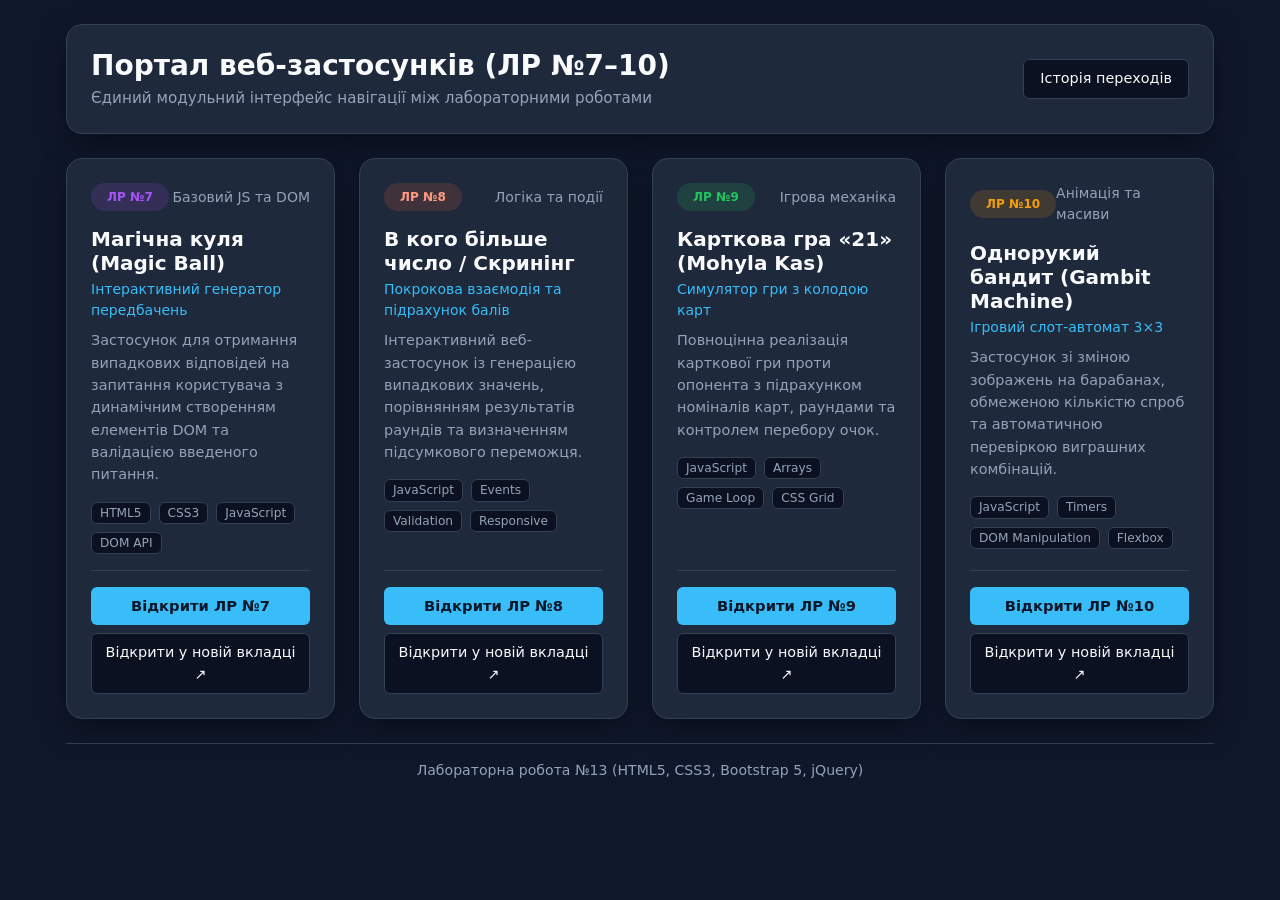
<file: Bridge_of_Apps/index.html>
<!DOCTYPE html>
<html lang="uk">
<head>
    <meta charset="UTF-8">
    <meta name="viewport" content="width=device-width, initial-scale=1.0">
    <title>Навігаційний портал застосунків (ЛР №7–10)</title>
    <link rel="stylesheet" href="css/style.css">
    <script src="https://code.jquery.com/jquery-3.7.1.min.js"></script>
    <script type="module" src="js/script.js" defer></script>
</head>
<body>
    <div class="container-xl portal-wrapper d-flex flex-column gap-4 py-4 px-3">
        <header class="portal-header d-flex flex-column flex-md-row justify-content-between align-items-start align-items-md-center gap-3 p-4 rounded-4">
            <div class="brand-block">
                <h1 class="h3 fw-bold mb-1">Портал веб-застосунків (ЛР №7–10)</h1>
                <p class="brand-subtitle mb-0">Єдиний модульний інтерфейс навігації між лабораторними роботами</p>
            </div>

            <div class="header-actions d-flex align-items-center gap-2">
                <button type="button" id="open-history-btn" class="btn btn-portal-secondary px-3 py-2">
                    Історія переходів
                </button>
            </div>
        </header>

        <div id="main-menu-view" class="main-menu-view">
            <div id="status-banner" class="alert access-banner mb-3" role="status"></div>

            <main class="catalog-section">
                <div id="labs-grid" class="row g-4"></div>
            </main>
        </div>

        <section id="lab-viewer-section" class="lab-viewer-section rounded-4 overflow-hidden" aria-label="Перегляд застосунку">
            <div class="viewer-toolbar d-flex flex-column flex-lg-row justify-content-between align-items-stretch align-items-lg-center gap-3 p-3 px-md-4">
                <div class="viewer-left d-flex flex-column flex-sm-row align-items-stretch align-items-sm-center justify-content-between gap-3">
                    <button type="button" id="back-to-menu-btn" class="btn btn-portal-secondary px-3 py-2">
                        &larr; До головного меню
                    </button>
                    <div class="viewer-title-group d-flex align-items-center gap-2">
                        <span id="viewer-lab-badge" class="badge rounded-pill px-3 py-2 lab-badge lab-7">ЛР №7</span>
                        <h2 id="viewer-lab-title" class="viewer-title h5 fw-bold mb-0">Назва застосунку</h2>
                    </div>
                </div>

                <div class="viewer-right d-flex flex-column flex-sm-row align-items-stretch align-items-sm-center justify-content-between gap-3">
                    <div class="viewer-switch-group d-flex flex-wrap gap-2" role="group" aria-label="Швидке перемикання робіт">
                        <button type="button" class="btn viewer-switch-btn" data-lab-id="lab7">ЛР 7</button>
                        <button type="button" class="btn viewer-switch-btn" data-lab-id="lab8">ЛР 8</button>
                        <button type="button" class="btn viewer-switch-btn" data-lab-id="lab9">ЛР 9</button>
                        <button type="button" class="btn viewer-switch-btn" data-lab-id="lab10">ЛР 10</button>
                    </div>
                    <a
                        id="viewer-external-link"
                        href="#"
                        target="_blank"
                        rel="noopener noreferrer"
                        class="btn btn-portal-primary fw-semibold px-3 py-2"
                    >
                        У новій вкладці &#8599;
                    </a>
                </div>
            </div>

            <div class="iframe-container w-100">
                <iframe
                    id="lab-iframe"
                    class="lab-iframe w-100 h-100 border-0 d-block"
                    src="about:blank"
                    title="Вбудований перегляд лабораторної роботи"
                ></iframe>
            </div>
        </section>

        <footer class="portal-footer text-center pt-3 pb-2">
            <p class="mb-0">Лабораторна робота №13 (HTML5, CSS3, Bootstrap 5, jQuery)</p>
        </footer>
    </div>

    <div id="history-modal" class="modal-overlay p-3" role="dialog" aria-modal="true" aria-labelledby="history-modal-title">
        <div class="modal-window rounded-4 p-4 mx-auto my-4">
            <div class="modal-header-bar d-flex justify-content-between align-items-center pb-3 mb-3">
                <h2 id="history-modal-title" class="modal-title h5 fw-bold mb-0">Історія переходів до застосунків</h2>
                <button type="button" id="close-history-btn" class="btn-close-modal bg-transparent border-0" aria-label="Закрити">&times;</button>
            </div>
            <div class="table-responsive history-table-wrap rounded-3">
                <table class="table table-dark table-hover align-middle mb-0 portal-table">
                    <thead>
                        <tr>
                            <th scope="col" class="px-3 py-2">Час</th>
                            <th scope="col" class="px-3 py-2">Застосунок</th>
                            <th scope="col" class="px-3 py-2">URL</th>
                        </tr>
                    </thead>
                    <tbody id="history-table-body"></tbody>
                </table>
            </div>
        </div>
    </div>
</body>
</html>
</file>
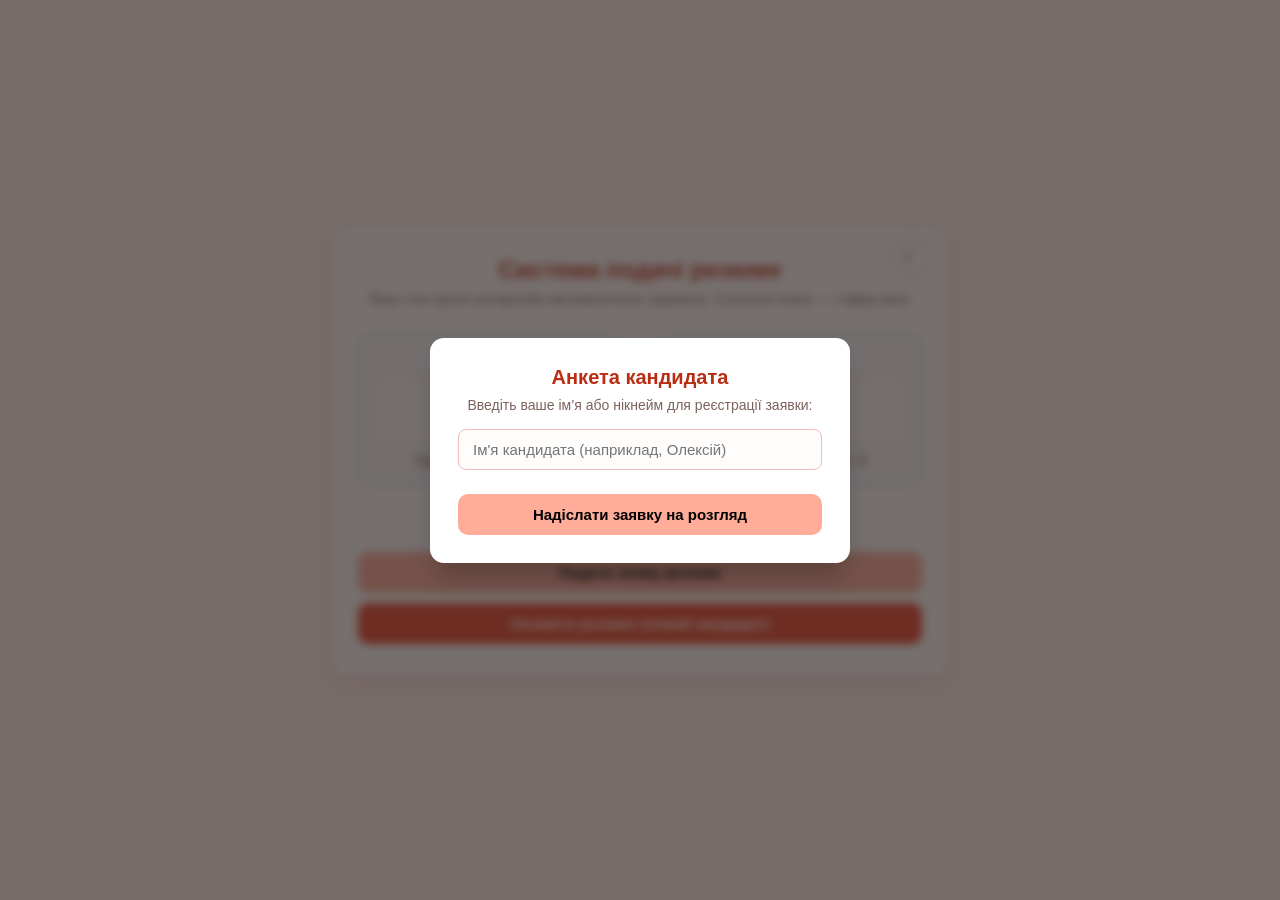
<file: burnoutScreening/index.html>
<!DOCTYPE html>
<html lang="uk">
<head>
    <meta charset="UTF-8">
    <meta name="viewport" content="width=device-width, initial-scale=1.0">
    <title>Гра «Більше число»</title>
    <link rel="stylesheet" href="css/style.css">
    <script type="module" src="js/script.js" defer></script>
</head>
<body>
    <div class="game-card">
        <button class="theme-toggle-btn" id="themeToggleBtn" title="Змінити тему">&#9790;</button>

        <h1>Система подачі резюме</h1>
        <p class="subtitle">Ваш стек проти алгоритмів автоматичного скринінгу. 3 успішні етапи — і офер ваш!</p>

        <div class="battle-arena">
            <div class="player-card" id="userCard">
                <div class="player-name" id="userNameLabel">Кандидат</div>
                <div class="number-box" id="userNumber">?</div>
                <div class="score">Пройдено етапів: <span id="userScore">0</span> / 3</div>
            </div>

            <div class="vs-badge">VS</div>

            <div class="player-card" id="compCard">
                <div class="player-name">ШІ-Рекрутер</div>
                <div class="number-box" id="compNumber">?</div>
                <div class="score">Відхилено етапів: <span id="compScore">0</span> / 3</div>
            </div>
        </div>

        <div class="round-message" id="statusMessage">Очікування завантаження резюме...</div>

        <button class="btn" id="generateBtn">Подати знову резюме</button>
        <button class="btn btn-restart" id="restartBtn">Податись на іншу вакансію</button>
        <button class="btn btn-reset" id="resetBtn">Оновити резюме (новий кандидат)</button>
    </div>

    <div class="modal-overlay" id="nameModal">
        <div class="modal-box">
            <h2>Анкета кандидата</h2>
            <p>Введіть ваше ім’я або нікнейм для реєстрації заявки:</p>
            <div class="input-group">
                <input type="text" id="nameInput" placeholder="Ім'я кандидата (наприклад, Олексій)" maxlength="20">
                <div class="error-message" id="nameError"></div>
            </div>
            <button class="btn" id="startBtn">Надіслати заявку на розгляд</button>
        </div>
    </div>
</body>
</html>
</file>
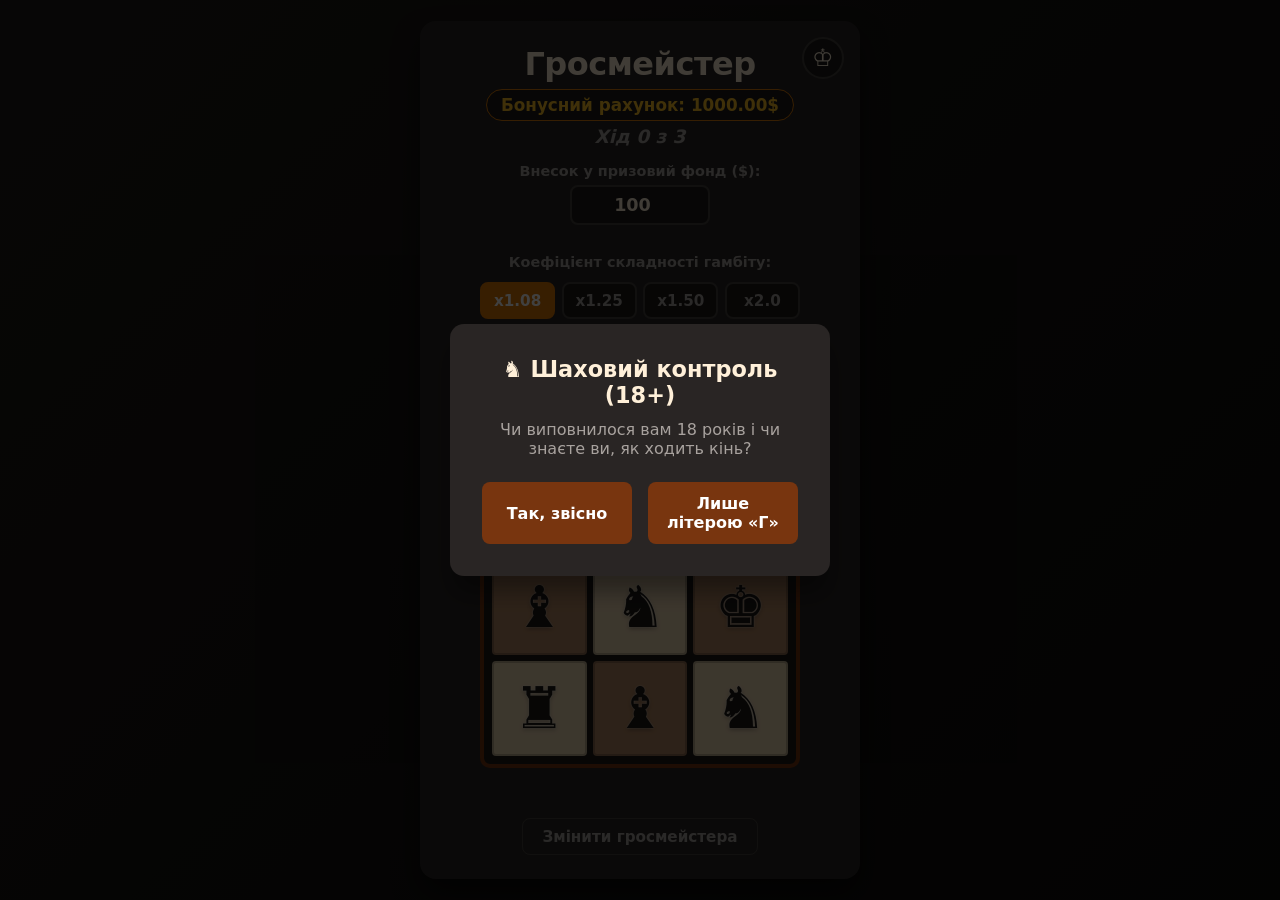
<file: Gambit_Machine/index.html>
<!DOCTYPE html>
<html lang="uk" data-theme="dark">
<head>
  <meta charset="UTF-8">
  <meta name="viewport" content="width=device-width, initial-scale=1.0">
  <title>Гамбіт машина</title>
  <link rel="stylesheet" href="css/style.css">
  <script type="module" src="js/script.js" defer></script>
</head>
<body>
  <main class="casino-container">
    <button id="theme-toggle" class="btn-theme-toggle" aria-label="Змінити тему" title="Змінити тему">♔</button>

    <header class="casino-header">
      <h1 id="user-display" class="user-title">Гросмейстер</h1>
      <div class="balance-badge">
        Бонусний рахунок: <span id="balance-display">1000.00</span>$
      </div>
      <p id="attempts-display" class="attempts-text">Хід 0 з 3</p>
    </header>

    <section class="bet-section">
      <label for="bet-input" class="bet-label">Внесок у призовий фонд ($):</label>
      <input type="number" id="bet-input" class="bet-input" value="100" min="1" step="10">
      <div id="bet-feedback" class="bet-feedback" aria-live="polite"></div>

      <div class="multiplier-block">
        <span class="bet-label">Коефіцієнт складності гамбіту:</span>
        <div id="multiplier-group" class="multiplier-group" role="group" aria-label="Вибір коефіцієнта"></div>
        <div class="odds-panel">
          <span id="odds-display" class="odds-badge"></span>
          <span id="payout-display" class="payout-badge"></span>
        </div>
      </div>
    </section>

    <section class="controls-section">
      <button id="gambling-btn" class="btn btn-gambling">Розіграти гамбіт</button>
      <button id="restart-btn" class="btn btn-restart hidden">Нова партія</button>
    </section>

    <div class="slot-machine" id="slot-grid">
      <div class="reel-column" data-col="0">
        <div class="slot-cell" data-row="0"></div>
        <div class="slot-cell" data-row="1"></div>
        <div class="slot-cell" data-row="2"></div>
      </div>
      <div class="reel-column" data-col="1">
        <div class="slot-cell" data-row="0"></div>
        <div class="slot-cell" data-row="1"></div>
        <div class="slot-cell" data-row="2"></div>
      </div>
      <div class="reel-column" data-col="2">
        <div class="slot-cell" data-row="0"></div>
        <div class="slot-cell" data-row="1"></div>
        <div class="slot-cell" data-row="2"></div>
      </div>
    </div>

    <div id="game-status" class="game-status" aria-live="polite"></div>

    <button type="button" id="change-name-btn" class="btn btn-change-name">Змінити гросмейстера</button>
  </main>

  <div id="modal-age" class="modal-backdrop active">
    <div class="modal-card">
      <h2 class="modal-title">♞ Шаховий контроль (18+)</h2>
      <p class="modal-text">Чи виповнилося вам 18 років і чи знаєте ви, як ходить кінь?</p>
      <div class="modal-buttons">
        <button type="button" id="age-yes-btn-1" class="btn btn-modal">Так, звісно</button>
        <button type="button" id="age-yes-btn-2" class="btn btn-modal">Лише літерою «Г»</button>
      </div>
    </div>
  </div>

  <div id="modal-name" class="modal-backdrop">
    <div class="modal-card">
      <h2 class="modal-title">♔ Реєстрація гросмейстера</h2>
      <p class="modal-text">Введіть ваше ім’я для початку партії:</p>
      <form id="name-form" class="modal-form" novalidate>
        <div class="input-group">
          <input type="text" id="player-name-input" class="modal-input" placeholder="Напр. Магнус" maxlength="20" aria-label="Ім'я гравця">
          <span id="name-error" class="error-msg"></span>
        </div>
        <button type="submit" class="btn btn-modal">Сісти за дошку</button>
      </form>
    </div>
  </div>

  <div id="modal-troll" class="modal-backdrop">
    <div class="modal-card troll-card">
      <button type="button" id="troll-close-btn" class="modal-close" aria-label="Закрити">&times;</button>
      <div class="troll-badge">♛ ЖЕРТВА ФЕРЗЯ ОКУПИЛАСЯ!</div>
      <div class="troll-text-container">
        <span class="troll-amount"></span>
      </div>
      <p class="troll-hint">(Наведіть курсор або торкніться, щоб забрати премію FIDE)</p>
    </div>
  </div>
</body>
</html>
</file>
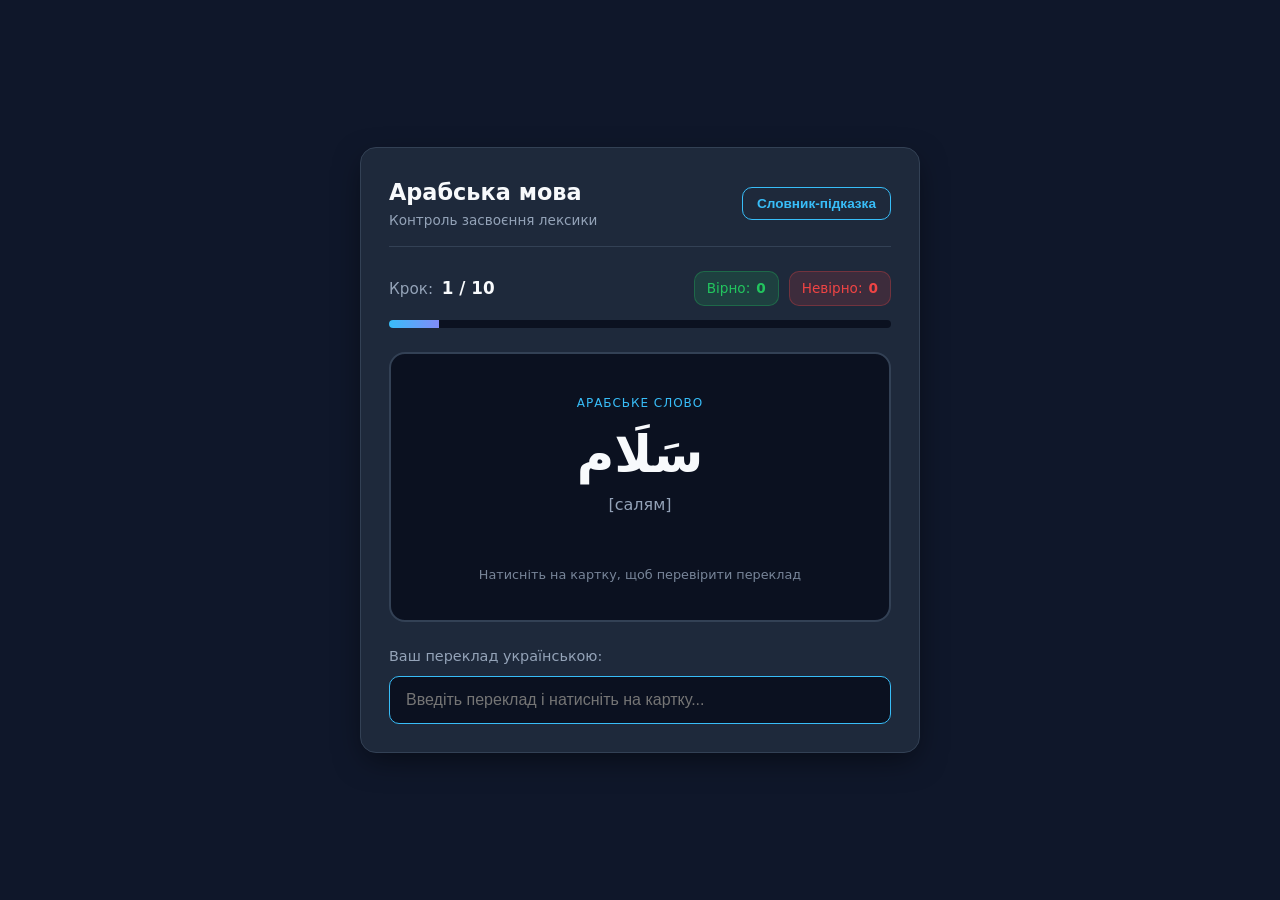
<file: Language_Learner/index.html>
<!DOCTYPE html>
<html lang="uk">
<head>
    <meta charset="UTF-8">
    <meta name="viewport" content="width=device-width, initial-scale=1.0">
    <title>Вивчення арабської мови — jQuery</title>
    <link rel="stylesheet" href="css/style.css">
    <script src="https://code.jquery.com/jquery-3.7.1.min.js"></script>
    <script type="module" src="js/script.js" defer></script>
</head>
<body>
    <div class="app-container">
        <header class="app-header">
            <div class="brand">
                <h1>Арабська мова</h1>
                <p class="subtitle">Контроль засвоєння лексики</p>
            </div>
            <button type="button" id="open-dict-btn" class="btn-secondary">
                Словник-підказка
            </button>
        </header>

        <section class="status-panel">
            <div class="step-box">
                <span>Крок:</span>
                <strong><span id="current-step">1</span> / <span id="total-steps">10</span></strong>
            </div>

            <div class="score-group">
                <div class="score-badge score-correct">
                    <span>Вірно:</span>
                    <strong id="correct-count">0</strong>
                </div>
                <div class="score-badge score-wrong">
                    <span>Невірно:</span>
                    <strong id="wrong-count">0</strong>
                </div>
            </div>
        </section>

        <div class="progress-track">
            <div id="progress-bar" class="progress-fill"></div>
        </div>

        <main class="workspace">
            <div id="flashcard" class="flashcard" role="button" tabindex="0" title="Натисніть для перевірки перекладу">
                <span class="card-badge">Арабське слово</span>
                <div id="arabic-word" class="arabic-text" dir="rtl">...</div>
                <div id="word-transcription" class="transcription-text">[...]</div>
                <div id="card-feedback" class="card-feedback"></div>
                <span class="card-hint">Натисніть на картку, щоб перевірити переклад</span>
            </div>

            <div class="input-section">
                <label for="translation-input" class="input-label">Ваш переклад українською:</label>
                <input 
                    type="text" 
                    id="translation-input" 
                    class="text-input" 
                    placeholder="Введіть переклад і натисніть на картку..." 
                    autocomplete="off"
                >
                <div id="validation-error" class="error-message"></div>
            </div>
        </main>
    </div>

    <div id="result-modal" class="modal-overlay">
        <div class="modal-window">
            <h2 class="modal-title">Результат тестування</h2>
            <div id="level-badge" class="level-badge">A1</div>
            <h3 id="level-title" class="level-title">Початковий рівень</h3>
            <p id="level-desc" class="level-desc"></p>

            <div class="modal-stats">
                <div class="stat-item stat-correct">
                    <span>Вірно</span>
                    <strong id="modal-correct">0</strong>
                </div>
                <div class="stat-item stat-wrong">
                    <span>Невірно</span>
                    <strong id="modal-wrong">0</strong>
                </div>
                <div class="stat-item stat-accuracy">
                    <span>Точність</span>
                    <strong id="modal-accuracy">0%</strong>
                </div>
            </div>

            <div class="history-container">
                <table class="history-table">
                    <thead>
                        <tr>
                            <th>Слово</th>
                            <th>Ваш варіант</th>
                            <th>Правильно</th>
                        </tr>
                    </thead>
                    <tbody id="history-body"></tbody>
                </table>
            </div>

            <button type="button" id="restart-btn" class="btn-primary">Спробувати ще раз</button>
        </div>
    </div>

    <div id="dict-modal" class="modal-overlay">
        <div class="modal-window">
            <div class="modal-header-row">
                <h2 class="modal-title">Словник слів</h2>
                <button type="button" id="close-dict-btn" class="btn-close">&times;</button>
            </div>
            <div class="history-container">
                <table class="history-table">
                    <thead>
                        <tr>
                            <th>Арабська</th>
                            <th>Транскрипція</th>
                            <th>Переклад</th>
                        </tr>
                    </thead>
                    <tbody id="dict-body"></tbody>
                </table>
            </div>
        </div>
    </div>
</body>
</html>
</file>
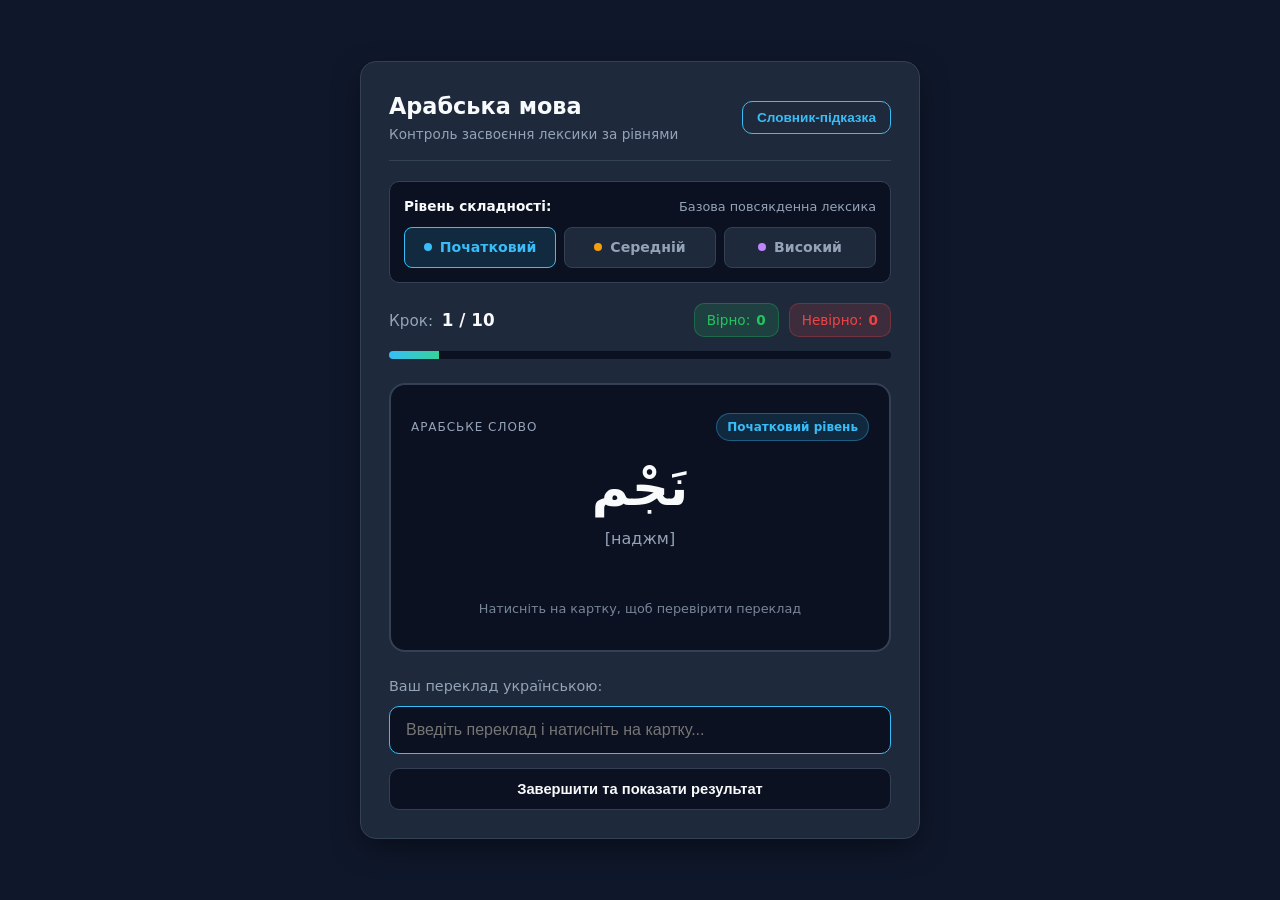
<file: Language_Learner_Advanced/index.html>
<!DOCTYPE html>
<html lang="uk">
<head>
    <meta charset="UTF-8">
    <meta name="viewport" content="width=device-width, initial-scale=1.0">
    <title>Вивчення арабської мови — Рівні складності (jQuery)</title>
    <link rel="stylesheet" href="css/style.css">
    <script src="https://code.jquery.com/jquery-3.7.1.min.js"></script>
    <script type="module" src="js/script.js" defer></script>
</head>
<body>
    <div class="app-container">
        <header class="app-header">
            <div class="brand">
                <h1>Арабська мова</h1>
                <p class="subtitle">Контроль засвоєння лексики за рівнями</p>
            </div>
            <button type="button" id="open-dict-btn" class="btn-secondary">
                Словник-підказка
            </button>
        </header>

        <section class="difficulty-panel" aria-label="Вибір рівня складності">
            <div class="difficulty-header">
                <span class="difficulty-title">Рівень складності:</span>
                <span id="difficulty-desc" class="difficulty-desc">Базова повсякденна лексика</span>
            </div>
            <div class="difficulty-selector" role="radiogroup" aria-label="Рівні складності">
                <label class="difficulty-option active" data-level="beginner">
                    <input type="radio" name="difficulty" value="beginner" checked>
                    <span class="difficulty-dot"></span>
                    <span class="difficulty-name">Початковий</span>
                </label>
                <label class="difficulty-option" data-level="intermediate">
                    <input type="radio" name="difficulty" value="intermediate">
                    <span class="difficulty-dot"></span>
                    <span class="difficulty-name">Середній</span>
                </label>
                <label class="difficulty-option" data-level="advanced">
                    <input type="radio" name="difficulty" value="advanced">
                    <span class="difficulty-dot"></span>
                    <span class="difficulty-name">Високий</span>
                </label>
            </div>
        </section>

        <section class="status-panel">
            <div class="step-box">
                <span>Крок:</span>
                <strong><span id="current-step">1</span> / <span id="total-steps">10</span></strong>
            </div>

            <div class="score-group">
                <div class="score-badge score-correct">
                    <span>Вірно:</span>
                    <strong id="correct-count">0</strong>
                </div>
                <div class="score-badge score-wrong">
                    <span>Невірно:</span>
                    <strong id="wrong-count">0</strong>
                </div>
            </div>
        </section>

        <div class="progress-track">
            <div id="progress-bar" class="progress-fill level-beginner"></div>
        </div>

        <main class="workspace">
            <div id="flashcard" class="flashcard" role="button" tabindex="0" title="Натисніть для перевірки перекладу">
                <div class="card-top-bar">
                    <span class="card-badge">Арабське слово</span>
                    <span id="card-level-tag" class="card-level-tag level-beginner">Початковий рівень</span>
                </div>
                <div id="arabic-word" class="arabic-text" dir="rtl">...</div>
                <div id="word-transcription" class="transcription-text">[...]</div>
                <div id="card-feedback" class="card-feedback"></div>
                <span class="card-hint">Натисніть на картку, щоб перевірити переклад</span>
            </div>

            <div class="input-section">
                <label for="translation-input" class="input-label">Ваш переклад українською:</label>
                <input 
                    type="text" 
                    id="translation-input" 
                    class="text-input" 
                    placeholder="Введіть переклад і натисніть на картку..." 
                    autocomplete="off"
                >
                <div id="validation-error" class="error-message"></div>
                <button type="button" id="show-result-btn" class="btn-finish">
                    Завершити та показати результат
                </button>
            </div>
        </main>
    </div>

    <div id="result-modal" class="modal-overlay">
        <div class="modal-window">
            <h2 class="modal-title">Результат тестування</h2>
            <div id="modal-difficulty-pill" class="modal-difficulty-pill level-beginner">
                Рівень складності: Початковий
            </div>
            <div id="level-badge" class="level-badge">A1</div>
            <h3 id="level-title" class="level-title">Початковий рівень</h3>
            <p id="level-desc" class="level-desc"></p>

            <div class="modal-stats">
                <div class="stat-item stat-correct">
                    <span>Вірно</span>
                    <strong id="modal-correct">0</strong>
                </div>
                <div class="stat-item stat-wrong">
                    <span>Невірно</span>
                    <strong id="modal-wrong">0</strong>
                </div>
                <div class="stat-item stat-accuracy">
                    <span>Точність</span>
                    <strong id="modal-accuracy">0%</strong>
                </div>
            </div>

            <div class="history-container">
                <table class="history-table">
                    <thead>
                        <tr>
                            <th>Слово</th>
                            <th>Ваш варіант</th>
                            <th>Правильно</th>
                        </tr>
                    </thead>
                    <tbody id="history-body"></tbody>
                </table>
            </div>

            <button type="button" id="restart-btn" class="btn-primary">Спробувати ще раз</button>
        </div>
    </div>

    <div id="dict-modal" class="modal-overlay">
        <div class="modal-window modal-window-wide">
            <div class="modal-header-row">
                <h2 class="modal-title">Словник слів</h2>
                <button type="button" id="close-dict-btn" class="btn-close" aria-label="Закрити">&times;</button>
            </div>

            <div class="dict-filter-bar" role="group" aria-label="Фільтр словника за рівнем">
                <button type="button" class="dict-filter-btn active" data-filter="all">Усі рівні</button>
                <button type="button" class="dict-filter-btn" data-filter="beginner">Початковий</button>
                <button type="button" class="dict-filter-btn" data-filter="intermediate">Середній</button>
                <button type="button" class="dict-filter-btn" data-filter="advanced">Високий</button>
            </div>

            <div class="history-container">
                <table class="history-table">
                    <thead>
                        <tr>
                            <th>Арабська</th>
                            <th>Транскрипція</th>
                            <th>Переклад</th>
                            <th>Рівень</th>
                        </tr>
                    </thead>
                    <tbody id="dict-body"></tbody>
                </table>
            </div>
        </div>
    </div>
</body>
</html>
</file>
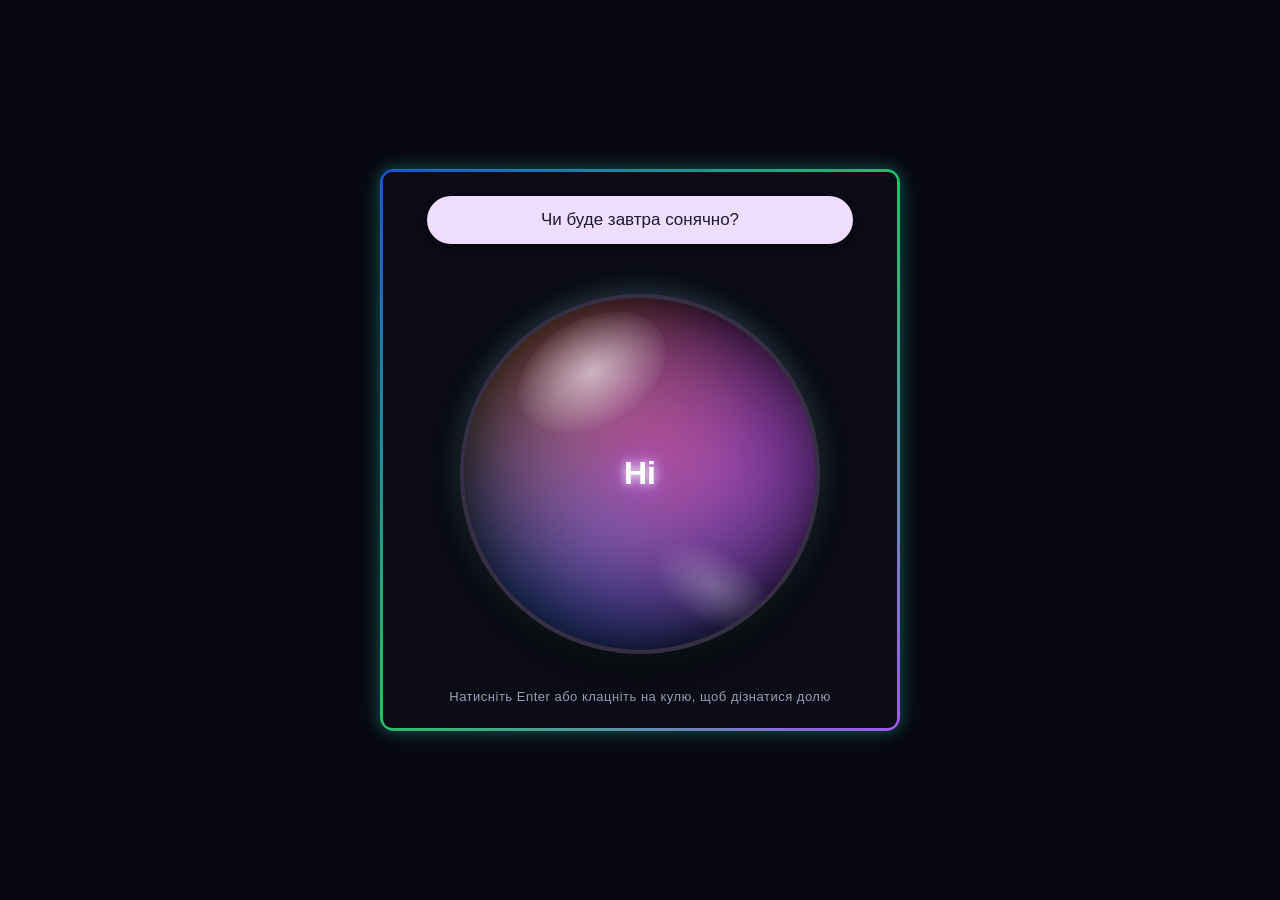
<file: MagicBall/index.html>
<!DOCTYPE html>
<html lang="ua">
<head>
    <meta charset="UTF-8">
    <meta name="viewport" content="width=device-width, initial-scale=1.0">
    <title>Лабораторна робота №7</title>
    <script src="js/style.js"></script>
    <script src="js/script.js" defer></script>
</head>
<body>

</body>
</html>
</file>
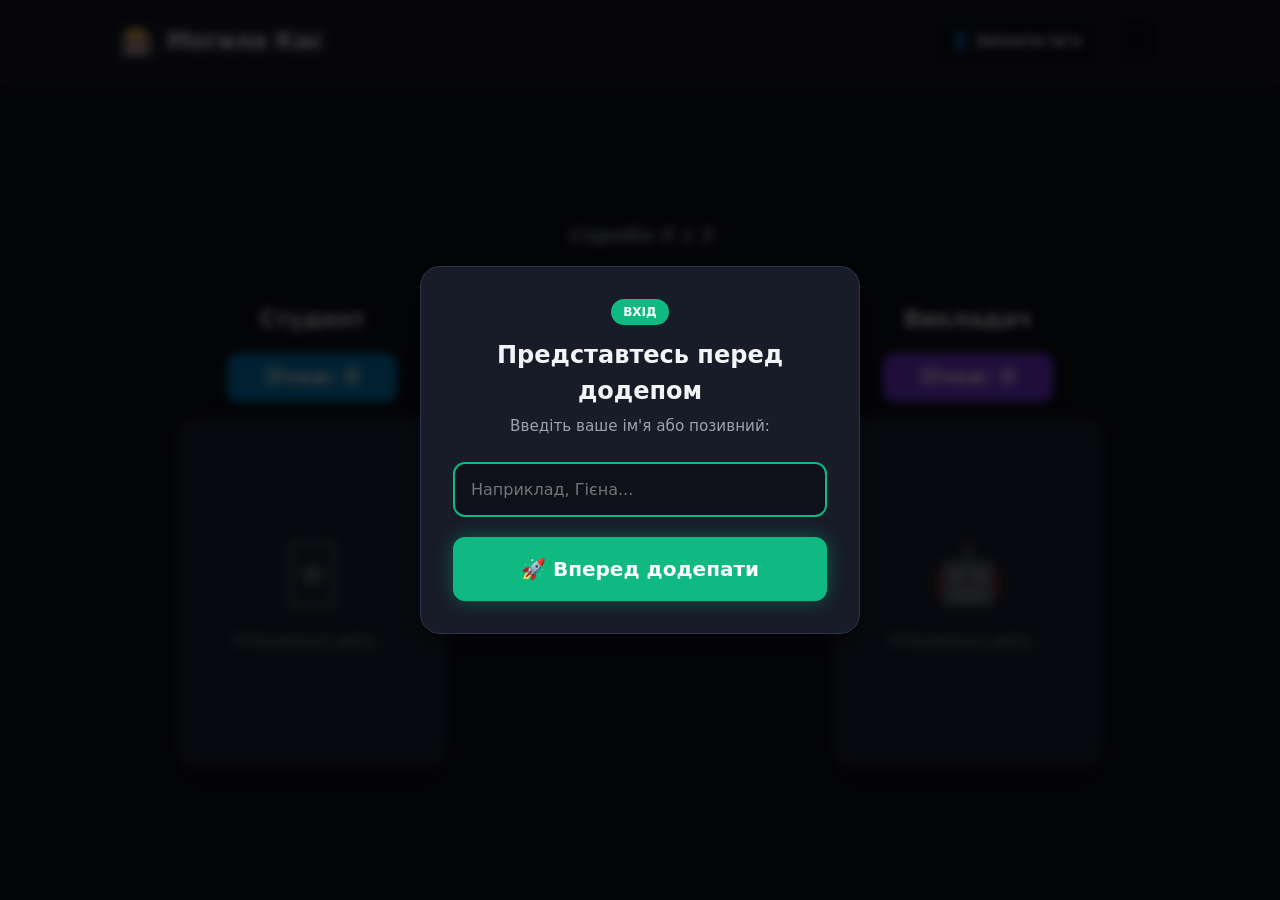
<file: Mohyla_Kas/index.html>
<!DOCTYPE html>
<html lang="uk" data-theme="dark">
<head>
  <meta charset="UTF-8" />
  <meta name="viewport" content="width=device-width, initial-scale=1.0" />
  <title>Могила Кас Edition</title>
  <link rel="stylesheet" href="css/style.css" />
  <script type="module" src="js/script.js" defer></script>
</head>
<body>
  <header class="header">
    <div class="container header_inner">
      <div class="logo">
        <span class="logo_icon">🎰</span>
        <h1 class="logo_title">Могила Кас</h1>
      </div>

      <div class="header_actions">
        <button id="change-name-btn" class="btn btn-secondary" type="button" title="Змінити ім'я та скинути гру">
          👤 Змінити ім'я
        </button>
        <button id="theme-toggle-btn" class="btn btn-icon" type="button" aria-label="Перемкнути тему">
          <span id="theme-icon">☀️</span>
        </button>
      </div>
    </div>
  </header>

  <main class="main container">
    <section class="status-bar" aria-live="polite">
      <p id="round-indicator" class="status-bar_round">Спроба 0 з 3</p>
      <div id="result-banner" class="status-bar_result hidden"></div>
    </section>

    <section class="arena">
      <div class="player-column">
        <h2 id="user-name-display" class="player-column_name">Студент</h2>
        <div class="score-badge">
          <span class="score-badge_label">Очки:</span>
          <span id="user-score" class="score-badge_value">0</span>
        </div>
        <div id="user-card-slot" class="card-slot">
          <div class="card card-placeholder">
            <span class="card_placeholder-icon">🃏</span>
            <p class="card_placeholder-text">Очікування депу...</p>
          </div>
        </div>
      </div>

      <div class="controls-column">
        <button id="gamble-btn" class="btn btn-gamble" type="button">
          🎲 Gambling
        </button>
        <button id="play-again-btn" class="btn btn-outline" type="button">
          🔄 Зіграти ще раз
        </button>
      </div>

      <div class="player-column">
        <h2 class="player-column_name">Викладач</h2>
        <div class="score-badge score-badge-computer">
          <span class="score-badge_label">Очки:</span>
          <span id="computer-score" class="score-badge_value">0</span>
        </div>
        <div id="computer-card-slot" class="card-slot">
          <div class="card card-placeholder">
            <span class="card_placeholder-icon">🤖</span>
            <p class="card_placeholder-text">Очікування депу...</p>
          </div>
        </div>
      </div>
    </section>
  </main>

  <div id="name-modal" class="modal-backdrop" role="dialog" aria-modal="true" aria-labelledby="modal-title">
    <div class="modal">
      <div class="modal_header">
        <span class="modal_badge">ВХІД</span>
        <h2 id="modal-title" class="modal_title">Представтесь перед додепом</h2>
        <p class="modal_subtitle">Введіть ваше ім'я або позивний:</p>
      </div>

      <form id="name-form" class="modal_form" novalidate>
        <div class="form-group">
          <input type="text" id="name-input" class="form-group_input" placeholder="Наприклад, Гієна..." maxlength="20"
            autocomplete="off" required/>
          <p id="name-error" class="form-group_error hidden"></p>
        </div>

        <div class="modal_actions">
          <button type="submit" class="btn btn-gamble btn-full">
            🚀 Вперед додепати
          </button>
        </div>
      </form>
    </div>
  </div>
</body>
</html>
</file>
<file: burnoutScreening/css/style.css>
@import url("base.css");
@import url("game.css");
@import url("modal.css");
@import url("dark_theme.css");
</file>
<file: Gambit_Machine/css/style.css>
@import url('./variables.css');
@import url('./base.css');
@import url('./components.css');
@import url('./modals.css');
</file>
<file: Language_Learner/css/style.css>
@import url('./variables.css');
@import url('./base.css');
@import url('./layout.css');
@import url('./components.css');
@import url('./modal.css');
</file>
<file: Language_Learner_Advanced/css/style.css>
@import url('./variables.css');
@import url('./base.css');
@import url('./layout.css');
@import url('./components.css');
@import url('./modal.css');
</file>
<file: Mohyla_Kas/css/style.css>
@import url('./variables.css');
@import url('./base.css');
@import url('./layout.css');
@import url('./components.css');
@import url('./card.css');
@import url('./modal.css');
</file>
<file: Bridge_of_Apps/css/style.css>
@import url('https://cdn.jsdelivr.net/npm/bootstrap@5.3.3/dist/css/bootstrap.min.css');
@import url('./variables.css');
@import url('./base.css');
@import url('./layout.css');
@import url('./components.css');
@import url('./responsive.css');
</file>
